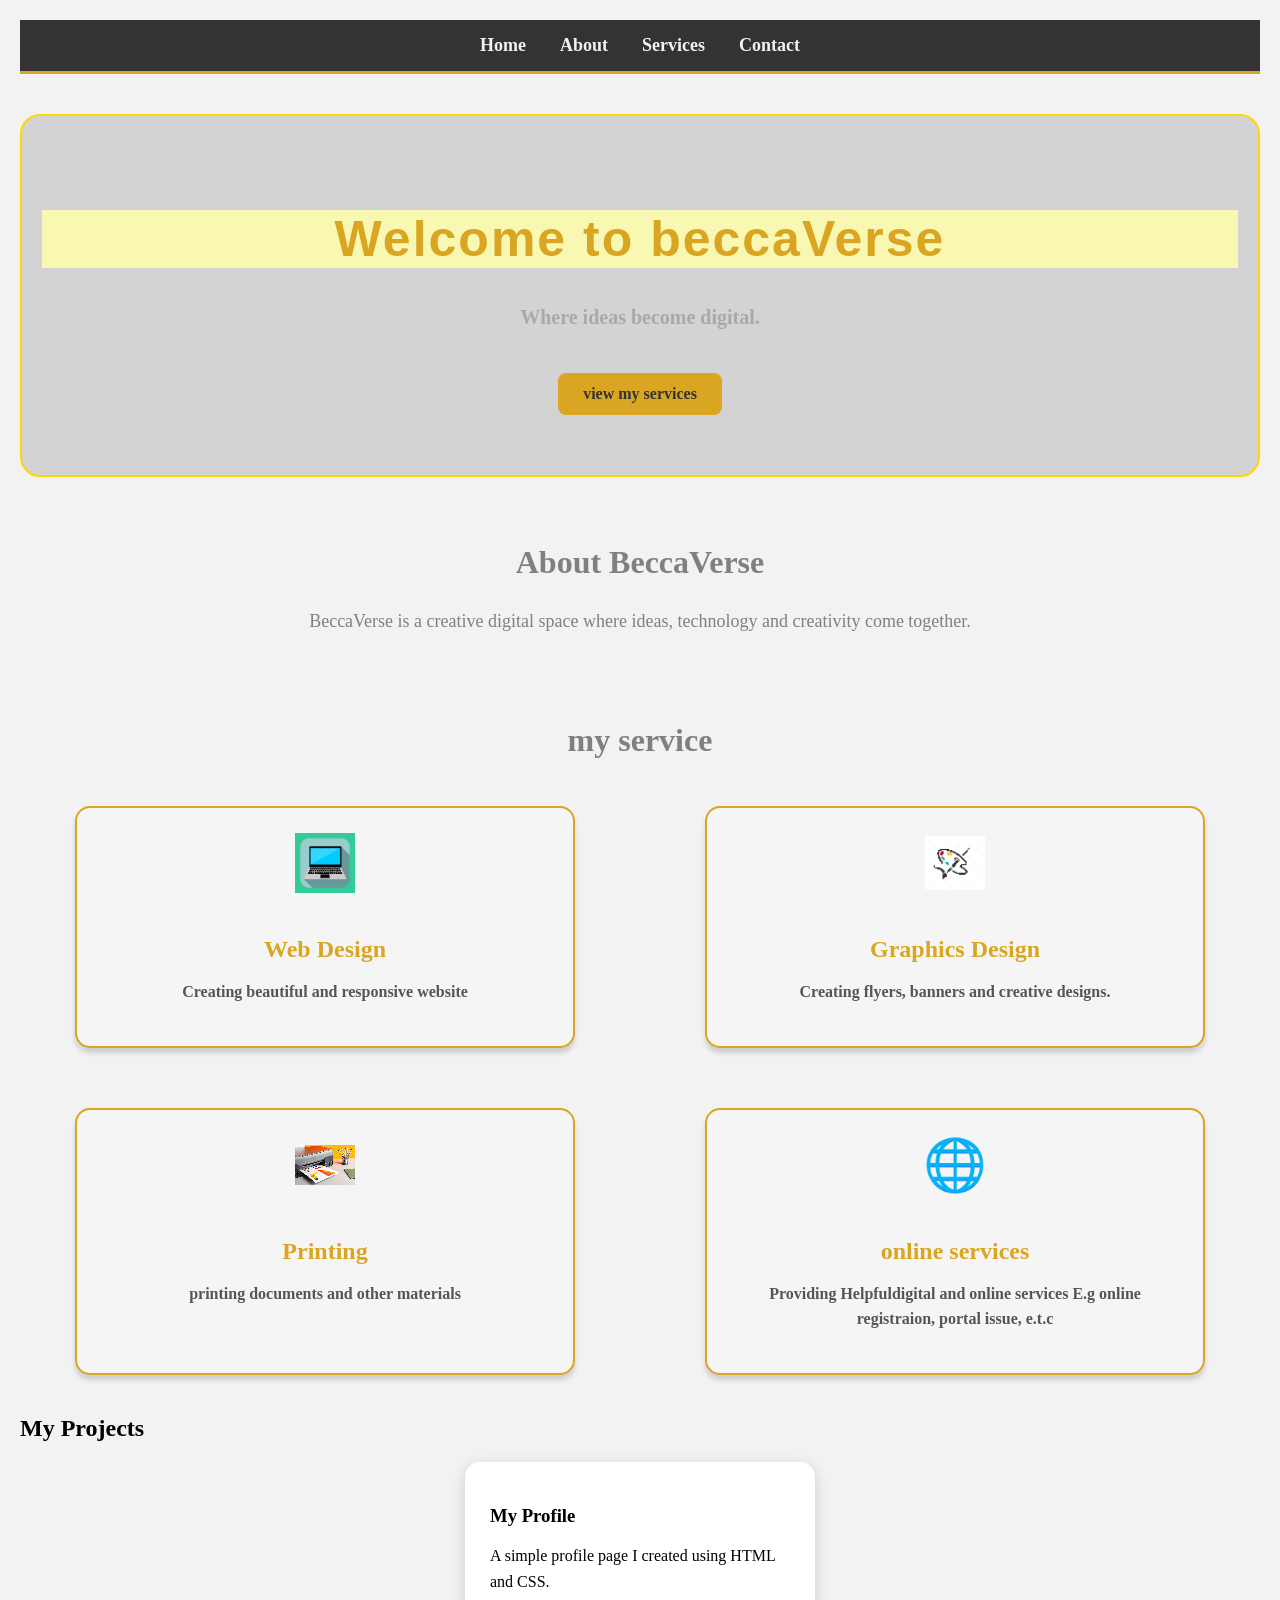
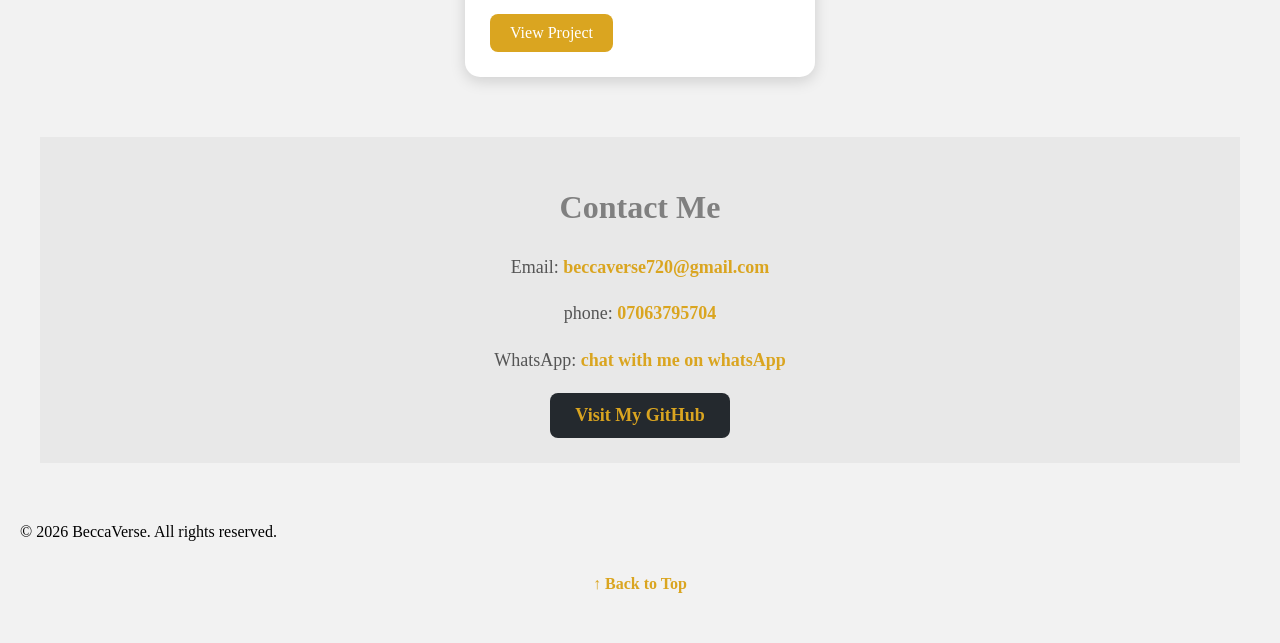
<file: index.html>
<!DOCTYPE html>
<html>
  <head>
    <title>BeccaVerse</title>
  <link rel="stylesheet" href="style/style.css">
  </head>
  <Body>
    <nav class="nav-bar">
      <a href="#home">Home</a>
      <a href="#about">About</a>
      <a href="#service">Services</a>
      <a href="#contact">Contact</a>
    </nav>
    <div class="hero">
      <h1 id="home" class="main-title">Welcome to beccaVerse</h1>
    <p class="motto-bar">Where ideas become digital.</p>
    <a href="#services" class="hero-button">view my services</a>
    </div>
    <section class="section-button">
     <h2 id="about" class="section-title"> About BeccaVerse</h2>
    <p class="about-text">
      BeccaVerse is a creative digital space where ideas,
      technology and creativity come together.</p>
    </section>
      <section section-button>
       <h2 id="service" class="section-title">
        my service
      </h2>
      <div class="service-container">
        
           <div class="service-card">
            <img src="icons/laptop.png" alt="laptop icon" class="service-icon">
          <h3> Web Design</h3>
          <p class="service-instruct">Creating beautiful and responsive website</p>
        </div>
       <div class="service-card">
        <img src="icons/graphics.png" alt="graphics icon" class="service-icon">
        <h3>Graphics Design</h3>
        <p  class="service-instruct">Creating flyers, banners and creative designs.</p>
       </div>
       <div class="service-card">
        <img src="icons/printing.png" alt="printing icon" class="service-icon">
        <h3>Printing</h3>
        <p  class="service-instruct">printing documents and other materials</p>
       </div>
       <div class="service-card">
        <img src="icons/service.png" alt="service icon" class="service-icon">
        <h3>online services</h3>
        <p  class="service-instruct">Providing Helpfuldigital and online services
          E.g online registraion, portal issue, e.t.c
        </p>
       </div>
      </div>
      </section>

      <section id="myproject">
    <h2>My Projects</h2>

    <div class="project-card">
        <h3>My Profile</h3>
        <p>A simple profile page I created using HTML and CSS.</p>

        <a href="myproject.html">View Project</a>
    </div>
</section>
      
      <section class="section-button">
        <div class="contact-info">
      <h2 id="contact" class="section-title">Contact Me</h2>
      <p>Email: 
        <a href="mailto:beccaverse720@gmail.com"> beccaverse720@gmail.com</a>
        </p>
      <p>phone: 
      <a href="tel:07063795704">07063795704</a>  
    </p>
     <p> WhatsApp:
      <a href="https://wa.me/2347063795704">chat with me on whatsApp</a> 
    </p>
    <a href="https://github.com/simonrebecca-23" target="_blank" class="github-btn">
    Visit My GitHub
    </a>
     </div>
      </section>
     
    <footer>
      <p>&#169; 2026 BeccaVerse. All rights reserved.</p>
    </footer>  
     <a href="#home" class="back-to-top">↑ Back to Top</a>
      
      
     
      
      
  </Body>
</html>
</file>
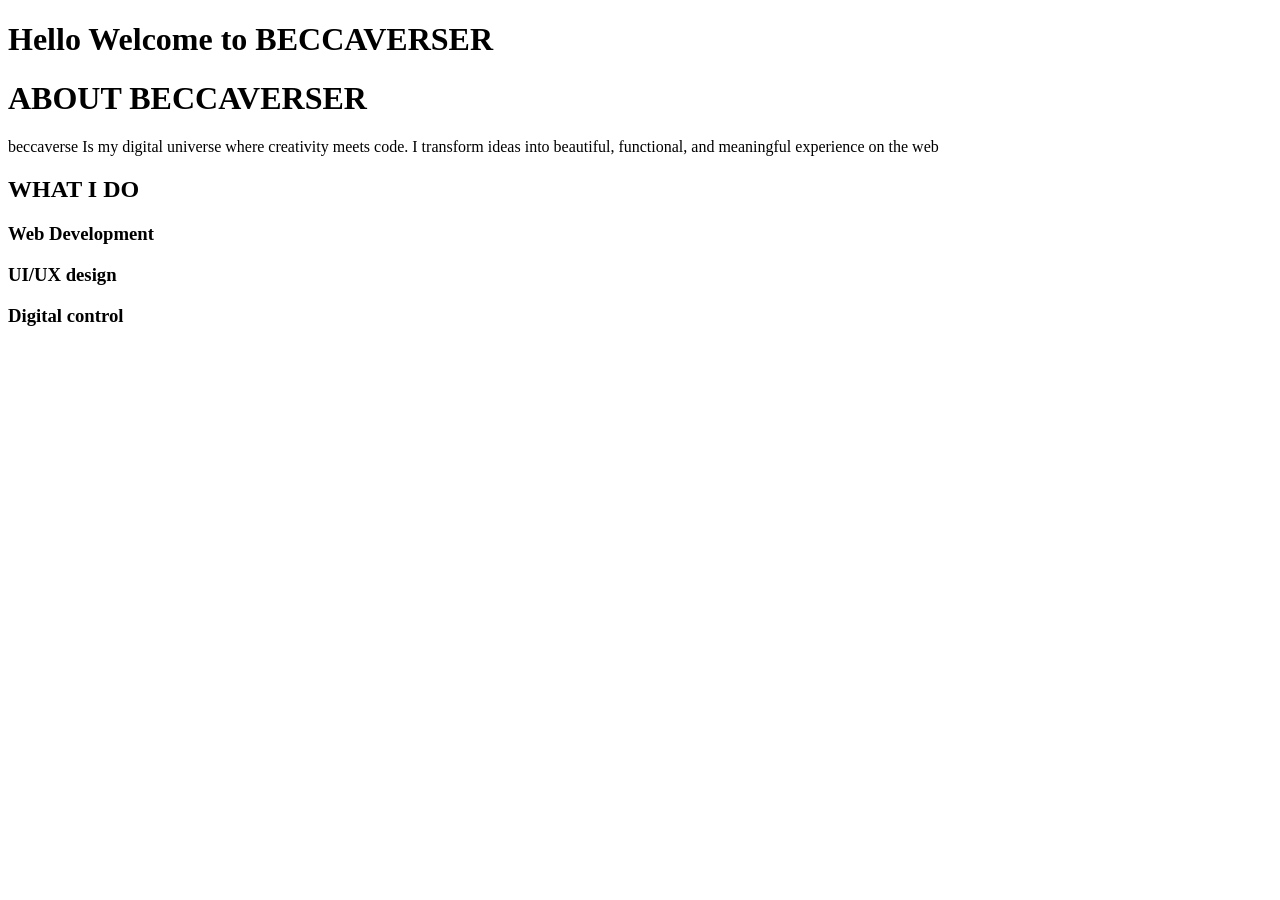
<file: icons/index.html>
<!DOCTYPE html>
<html lang="en">
  <head>
   <title>
     BECCAVERSER
    </title>
       <a href="https://beccaverse.com/" target="blank"></a>
  </head>
  <body>
      
    <h1>
      Hello Welcome to BECCAVERSER
    </h1>
  <h1>
    ABOUT BECCAVERSER
  </h1>
  <p>
    beccaverse Is my digital universe where creativity meets code. 
I transform ideas into beautiful, functional, and meaningful experience
on the web
  </p>
  <h2>
    WHAT I DO
  </h2>
  <h3>
    Web Development
  </h3>
  <h3>
    UI/UX design
  </h3>
  <h3>
    Digital control
  </h3>
    
  </body>
     
</html>
</file>
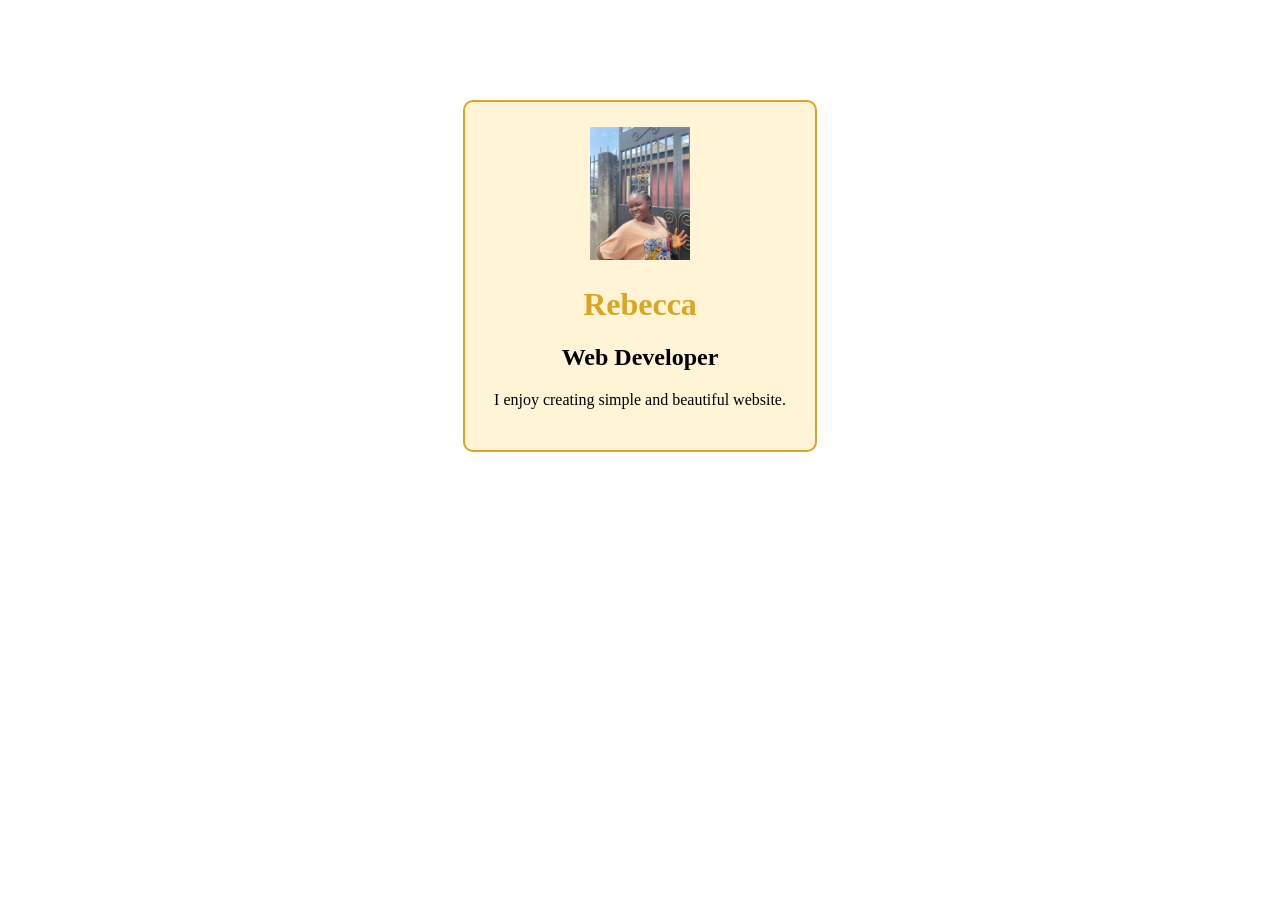
<file: myproject.html>
<!DOCTYPE html>
<html>
<head>
    <title>My Profile</title>
   <style>
        body {
            text-align: center;
            font-family: Tahoma;
            margin-top: 100px;
        }

        h1 {
            color: #DAA520;
        }
        .profile-card {
    width: 300px;
    margin: auto;
    padding: 25px;
    border: 2px solid #DAA520;
    border-radius: 10px;
    background-color: #FFF4D6;
}
    </style>
</head>
<body>
  <div class="profile-card">
    <img src="icons/my profile.jpg" alt="my profile" width="100">
<h1>Rebecca</h1>
<h2>Web Developer</h2>
<p>I enjoy creating simple and beautiful website.</p>

</div>
<body>

</body>
</html>
</file>
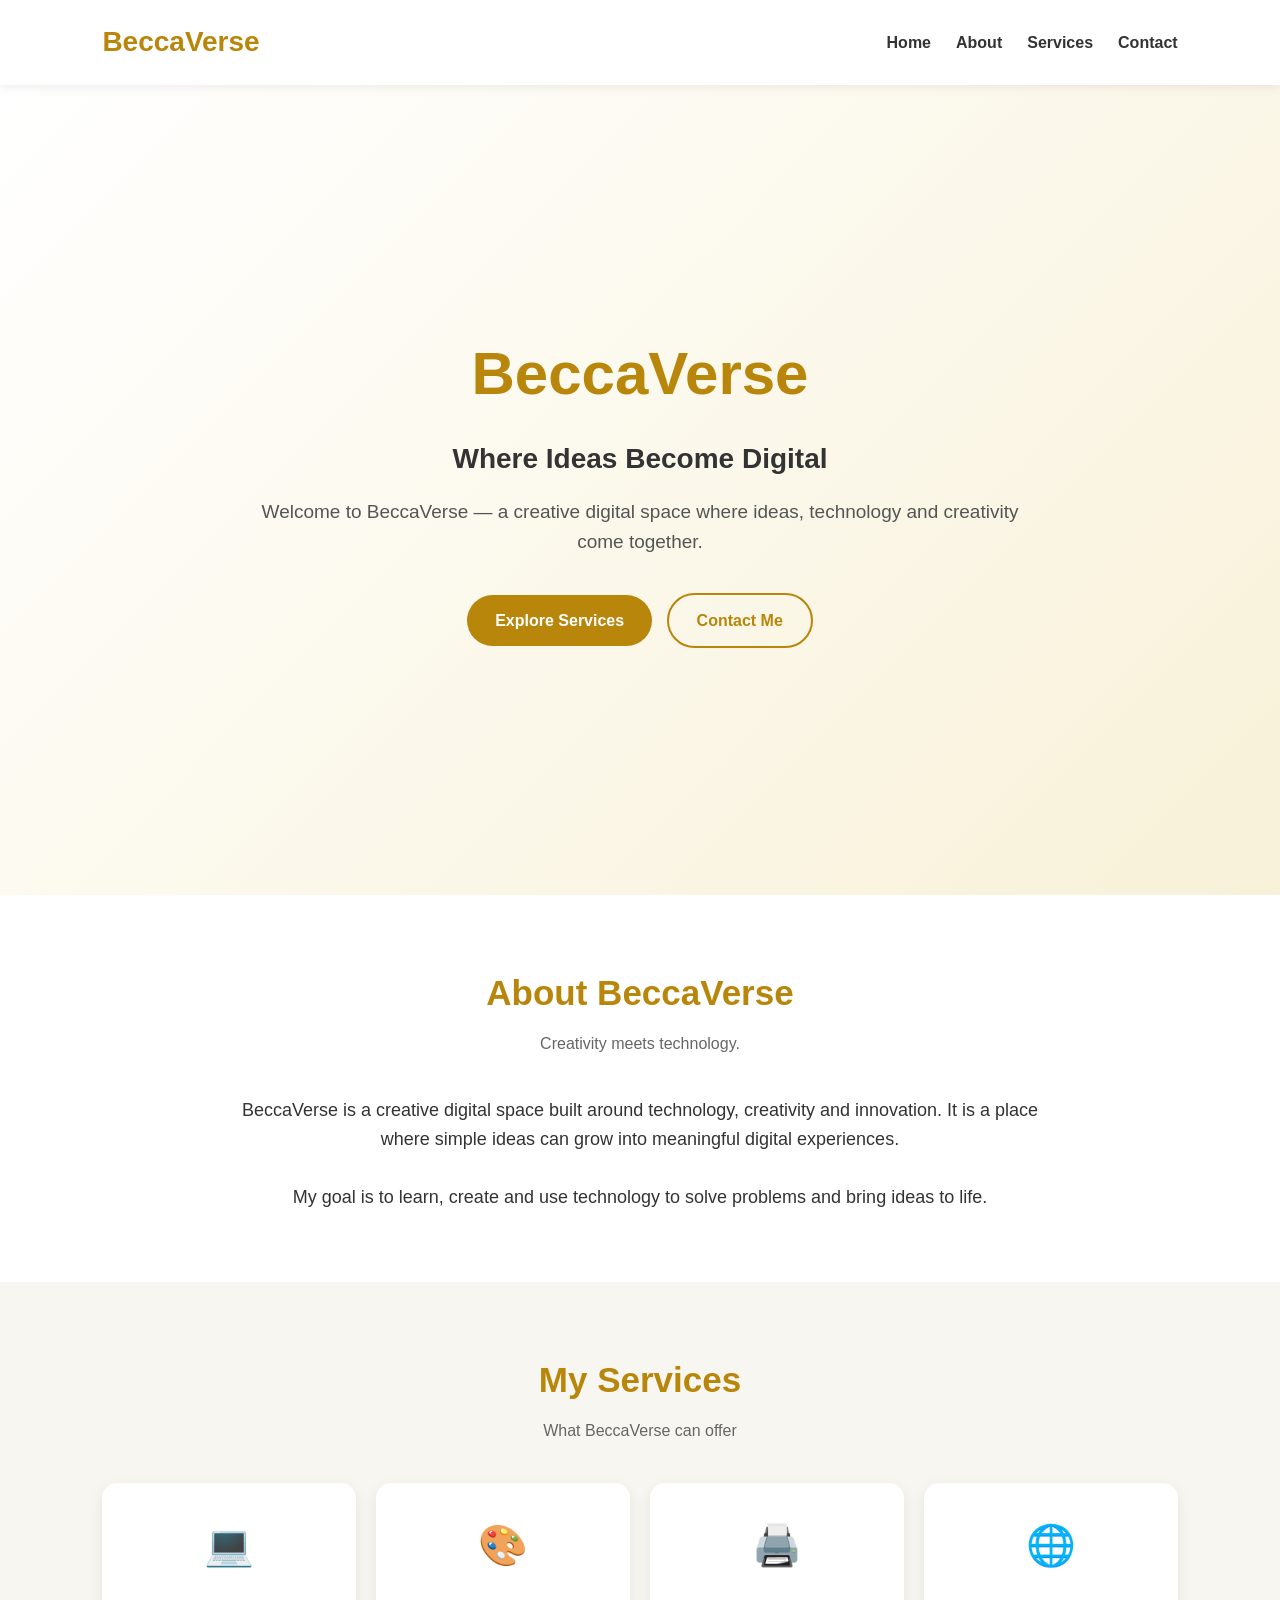
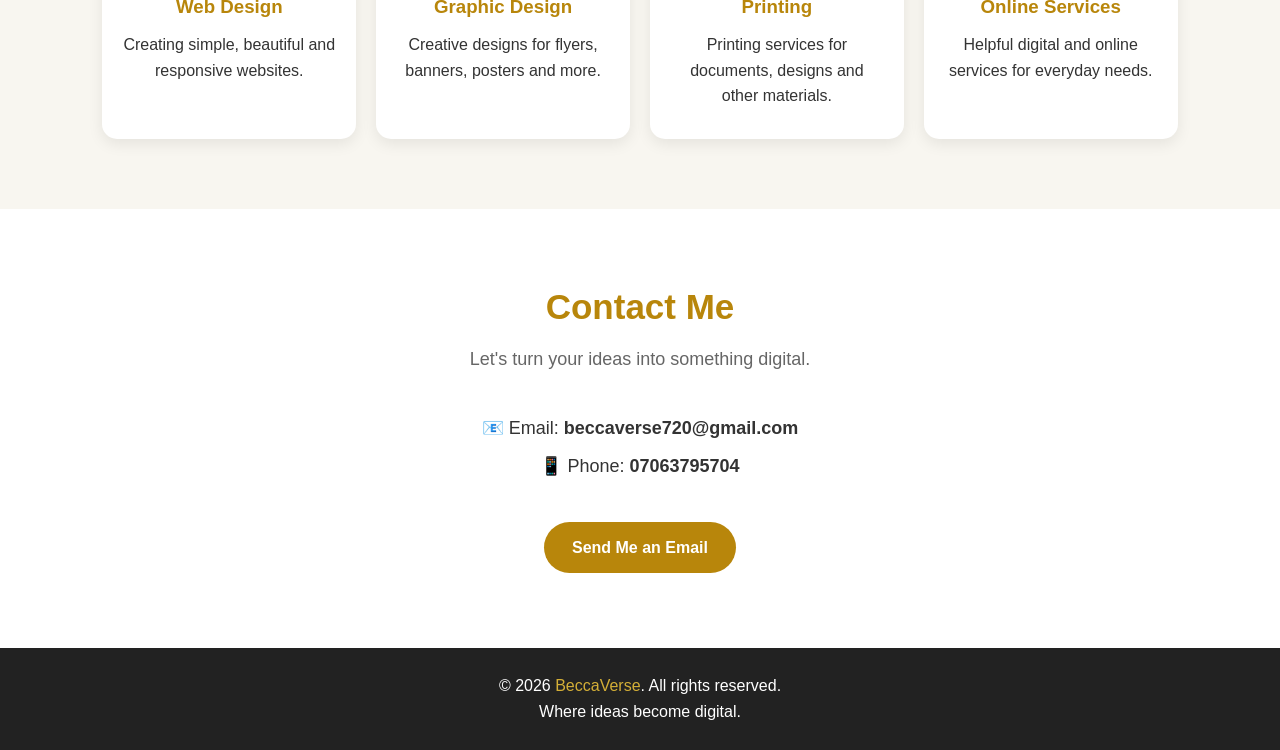
<file: mywebsite.html>
<!DOCTYPE html>
<html lang="en">

<head>
    <meta charset="UTF-8">
    <meta name="viewport" content="width=device-width, initial-scale=1.0">

    <title>BeccaVerse | Where Ideas Become Digital</title>

    <style>

        /* ===== GENERAL ===== */

        * {
            margin: 0;
            padding: 0;
            box-sizing: border-box;
        }

        html {
            scroll-behavior: smooth;
        }

        body {
            font-family: Arial, sans-serif;
            background-color: #f8f6f0;
            color: #333;
            line-height: 1.6;
        }


        /* ===== NAVIGATION ===== */

        nav {
            background-color: white;
            padding: 20px 8%;
            display: flex;
            justify-content: space-between;
            align-items: center;

            position: sticky;
            top: 0;
            z-index: 1000;

            box-shadow: 0 2px 10px rgba(0, 0, 0, 0.08);
        }

        .logo {
            font-size: 28px;
            font-weight: bold;
            color: #b8860b;
        }

        nav ul {
            list-style: none;
            display: flex;
            gap: 25px;
        }

        nav ul li a {
            text-decoration: none;
            color: #333;
            font-weight: bold;
        }

        nav ul li a:hover {
            color: #b8860b;
        }


        /* ===== HERO ===== */

        .hero {
            min-height: 90vh;

            display: flex;
            justify-content: center;
            align-items: center;

            text-align: center;

            padding: 40px 20px;

            background: linear-gradient(
                135deg,
                white,
                #f8f1d8
            );
        }

        .hero-content {
            max-width: 800px;
        }

        .hero h1 {
            font-size: 60px;
            color: #b8860b;
            margin-bottom: 15px;
        }

        .hero h2 {
            font-size: 28px;
            color: #333;
            margin-bottom: 15px;
        }

        .hero p {
            font-size: 19px;
            color: #555;
            margin-bottom: 30px;
        }


        /* ===== BUTTONS ===== */

        .button {
            display: inline-block;

            padding: 13px 28px;

            background-color: #b8860b;
            color: white;

            text-decoration: none;

            border-radius: 30px;

            font-weight: bold;

            margin: 5px;

            transition: 0.3s;
        }

        .button:hover {
            background-color: #8f6b08;
            transform: translateY(-2px);
        }

        .button-outline {
            background-color: transparent;
            color: #b8860b;
            border: 2px solid #b8860b;
        }

        .button-outline:hover {
            background-color: #b8860b;
            color: white;
        }


        /* ===== SECTIONS ===== */

        section {
            padding: 70px 8%;
        }

        .section-title {
            text-align: center;
            margin-bottom: 40px;
        }

        .section-title h2 {
            font-size: 35px;
            color: #b8860b;
            margin-bottom: 10px;
        }

        .section-title p {
            color: #666;
        }


        /* ===== ABOUT ===== */

        .about {
            background-color: white;
        }

        .about-content {
            max-width: 850px;
            margin: auto;

            text-align: center;

            font-size: 18px;
        }


        /* ===== SERVICES ===== */

        .services {
            background-color: #f8f6f0;
        }

        .service-container {
            display: grid;

            grid-template-columns: repeat(4, 1fr);

            gap: 20px;
        }

        .service-card {
            background-color: white;

            padding: 30px 20px;

            text-align: center;

            border-radius: 15px;

            box-shadow:
                0 5px 15px rgba(0, 0, 0, 0.08);

            transition: 0.3s;
        }

        .service-card:hover {
            transform: translateY(-8px);
        }

        .service-icon {
            font-size: 40px;
            margin-bottom: 15px;
        }

        .service-card h3 {
            color: #b8860b;
            margin-bottom: 10px;
        }


        /* ===== CONTACT ===== */

        .contact {
            background-color: white;
            text-align: center;
        }

        .contact p {
            margin: 10px 0;
            font-size: 18px;
        }


        /* ===== FOOTER ===== */

        footer {
            background-color: #222;

            color: white;

            text-align: center;

            padding: 25px;
        }

        footer span {
            color: #d4af37;
        }


        /* ===== MOBILE ===== */

        @media (max-width: 800px) {

            nav {
                flex-direction: column;
                gap: 15px;
            }

            nav ul {
                gap: 15px;
                flex-wrap: wrap;
                justify-content: center;
            }

            .hero h1 {
                font-size: 45px;
            }

            .hero h2 {
                font-size: 23px;
            }

            .service-container {
                grid-template-columns: 1fr 1fr;
            }
        }


        @media (max-width: 500px) {

            .service-container {
                grid-template-columns: 1fr;
            }

            .hero h1 {
                font-size: 38px;
            }

            .hero p {
                font-size: 17px;
            }

        }

    </style>

</head>


<body>


    <!-- ===== NAVIGATION ===== -->

    <nav>

        <div class="logo">
            BeccaVerse
        </div>

        <ul>

            <li>
                <a href="#home">Home</a>
            </li>

            <li>
                <a href="#about">About</a>
            </li>

            <li>
                <a href="#services">Services</a>
            </li>

            <li>
                <a href="#contact">Contact</a>
            </li>

        </ul>

    </nav>



    <!-- ===== HOME ===== -->

    <section class="hero" id="home">

        <div class="hero-content">

            <h1>
                BeccaVerse
            </h1>

            <h2>
                Where Ideas Become Digital
            </h2>

            <p>
                Welcome to BeccaVerse — a creative digital space
                where ideas, technology and creativity come together.
            </p>

            <a href="#services" class="button">
                Explore Services
            </a>

            <a href="#contact" class="button button-outline">
                Contact Me
            </a>

        </div>

    </section>



    <!-- ===== ABOUT ===== -->

    <section class="about" id="about">

        <div class="section-title">

            <h2>
                About BeccaVerse
            </h2>

            <p>
                Creativity meets technology.
            </p>

        </div>


        <div class="about-content">

            <p>
                BeccaVerse is a creative digital space built around
                technology, creativity and innovation. It is a place
                where simple ideas can grow into meaningful digital
                experiences.
            </p>

            <br>

            <p>
                My goal is to learn, create and use technology to
                solve problems and bring ideas to life.
            </p>

        </div>

    </section>



    <!-- ===== SERVICES ===== -->

    <section class="services" id="services">

        <div class="section-title">

            <h2>
                My Services
            </h2>

            <p>
                What BeccaVerse can offer
            </p>

        </div>


        <div class="service-container">


            <!-- WEB DESIGN -->

            <div class="service-card">

                <div class="service-icon">
                    💻
                </div>

                <h3>
                    Web Design
                </h3>

                <p>
                    Creating simple, beautiful and responsive
                    websites.
                </p>

            </div>



            <!-- GRAPHIC DESIGN -->

            <div class="service-card">

                <div class="service-icon">
                    🎨
                </div>

                <h3>
                    Graphic Design
                </h3>

                <p>
                    Creative designs for flyers, banners,
                    posters and more.
                </p>

            </div>



            <!-- PRINTING -->

            <div class="service-card">

                <div class="service-icon">
                    🖨️
                </div>

                <h3>
                    Printing
                </h3>

                <p>
                    Printing services for documents,
                    designs and other materials.
                </p>

            </div>



            <!-- ONLINE SERVICES -->

            <div class="service-card">

                <div class="service-icon">
                    🌐
                </div>

                <h3>
                    Online Services
                </h3>

                <p>
                    Helpful digital and online services
                    for everyday needs.
                </p>

            </div>

        </div>

    </section>



    <!-- ===== CONTACT ===== -->

    <section class="contact" id="contact">

        <div class="section-title">

            <h2>
                Contact Me
            </h2>

            <p>
                Let's turn your ideas into something digital.
            </p>

        </div>


        <p>
            📧 Email:
            <strong>beccaverse720@gmail.com</strong>
        </p>


        <p>
            📱 Phone:
            <strong>07063795704</strong>
        </p>


        <br>


        <a
            href="mailto:beccaverse720@gmail.com"
            class="button"
        >
            Send Me an Email
        </a>

    </section>



    <!-- ===== FOOTER ===== -->

    <footer>

        <p>
            &copy; 2026
            <span>BeccaVerse</span>.
            All rights reserved.
        </p>

        <p>
            Where ideas become digital.
        </p>

    </footer>


</body>

</html>
</file>
<file: style/style.css>
p {
      line-height: 1.6;
    }
      .main-title{
        color: goldenrod;
        font-family: Arial;
        font-size: 50px;
        background-color:rgb(248, 248, 179);
       text-align: center;
       letter-spacing: 2px;
      }
      .motto-bar{
       text-align: center;
       font-size: 20px;
       color: darkgray;
       font-weight: bold;
      }
      .section-title{
        font-size: 32px;
        text-align: center;
        color: grey;
      }
      .about-text{
        text-align: center;
        font-size: 18px;
        color: grey;
        margin: 20px;

      }
      .service-card{
        background-color: whitesmoke;
        padding: 25px;
        border-radius: 15px;
        text-align: center;
        margin: 20px auto;
        color: goldenrod;
        font-weight: bold;
        font-family: Tahoma;
        max-width: 500px;
        box-shadow: 0 5px 5px rgba(0, 0, 0, 0.15);
        border: 2px solid  #DAA520;
        transition: 0.3s;
        box-sizing: border-box;
        width: 100%;
      }
      .service-card:hover{
        transform: translateY(-5px);
        box-shadow: 0 10px 25px rgba(0, 0, 0, 0.2);
      }
      .service-instruct{
       color: grey;
      }
      .service-container{
        display: grid;
        grid-template-columns: repeat(2, 1fr);
        gap: 20px;
        align-items: stretch;
        
      }
      @media (max-width: 600px){
        .service-container {
          grid-template-columns: 1fr;
        }
      }
    .service-card h3 {
    color: #DAA520;
    font-size: 24px;
    margin-bottom: 10px;
}
.service-card p {
    color: #555;
    font-size: 16px;
    line-height: 1.6;
}
.contact-info{
  text-align: center;
  font-size: 18px;
  color:#555;
  margin-top: 20px;
  background-color:  #E8E8E8;
  padding: 25px;
  border-radius: 2px solid #DAA520;

}
.contact-info a {
    color:  #DAA520;
    text-decoration: none;
    font-weight: bold;
}
.contact-info a:hover {
    color: #B8860B;
}
  .nav-bar{
    text-align: center;
    margin-bottom: 40px;
    background-color: #333;
    padding: 15px;
    border-bottom: 3px solid;
    border-color: #DAA520;
    position: sticky;
    top: 0;
    z-index: 1000;
  }
  .nav-bar a {
    color: #F2F2F2;
    text-decoration: none;
    font-size: 18px;
    margin: 0 15px;
    font-weight: bold;
    transition: 0.5s;
}
    .nav-bar a:hover {
    color: #DAA520;
}
    body{
      background-color: #F2F2F2;
      margin: 0;
      padding: 20px;
      font-family: Tahoma;
    }
    .hero{
      padding: 60px 20px;
      text-align: center;
      background-color: lightgrey ; 
      border-radius: 20px;
      border: 2px solid;
      border-color: gold;
    }
    .hero-button{
      display: inline-block;
      background-color: #DAA520;
      color: #333;
      padding: 12px 25px;
      border-radius: 8px;
      font-weight: bold;
      margin-top: 20px;
      text-decoration: none;
      translate: 0.5s;
    }
    .hero-button:hover{
      background-color: #B8860B;
    color: #F2F2F2;
    }
    .section-button{
      padding: 40px 20px;
    }
    .service-icon{
      width: 60px;
      object-fit: contain;
      height: 60px;
      margin-bottom: 15px;
    }
   .services-section {
    background-color: #EEEEEE;
    border-radius: 20px;
    margin-top: 30px;
    margin-bottom: 30px;
}
.back-to-top {
    display: block;
    width: fit-content;
    margin: 30px auto;
    color: #DAA520;
    text-decoration: none;
    font-weight: bold;
}
.github-btn {
    display: inline-block;
    padding: 12px 25px;
    background-color: #24292e;
    color: white;
    text-decoration: none;
    border-radius: 8px;
    font-weight: bold;
}

.github-btn:hover {
    opacity: 0.8;
}
#projects {
    text-align: center;
    padding: 60px 20px;
}

#projects h2 {
    font-size: 32px;
    margin-bottom: 30px;
}

.project-card {
    width: 300px;
    margin: auto;
    padding: 25px;
    border-radius: 15px;
    box-shadow: 0 4px 15px rgba(0, 0, 0, 0.15);
    background-color: white;
}

.project-card h3 {
    margin-bottom: 10px;
}

.project-card p {
    margin-bottom: 20px;
}

.project-card a {
    display: inline-block;
    padding: 10px 20px;
    background-color: #DAA520;
    color: white;
    text-decoration: none;
    border-radius: 8px;
}

.project-card a:hover {
    opacity: 0.8;
}
</file>
